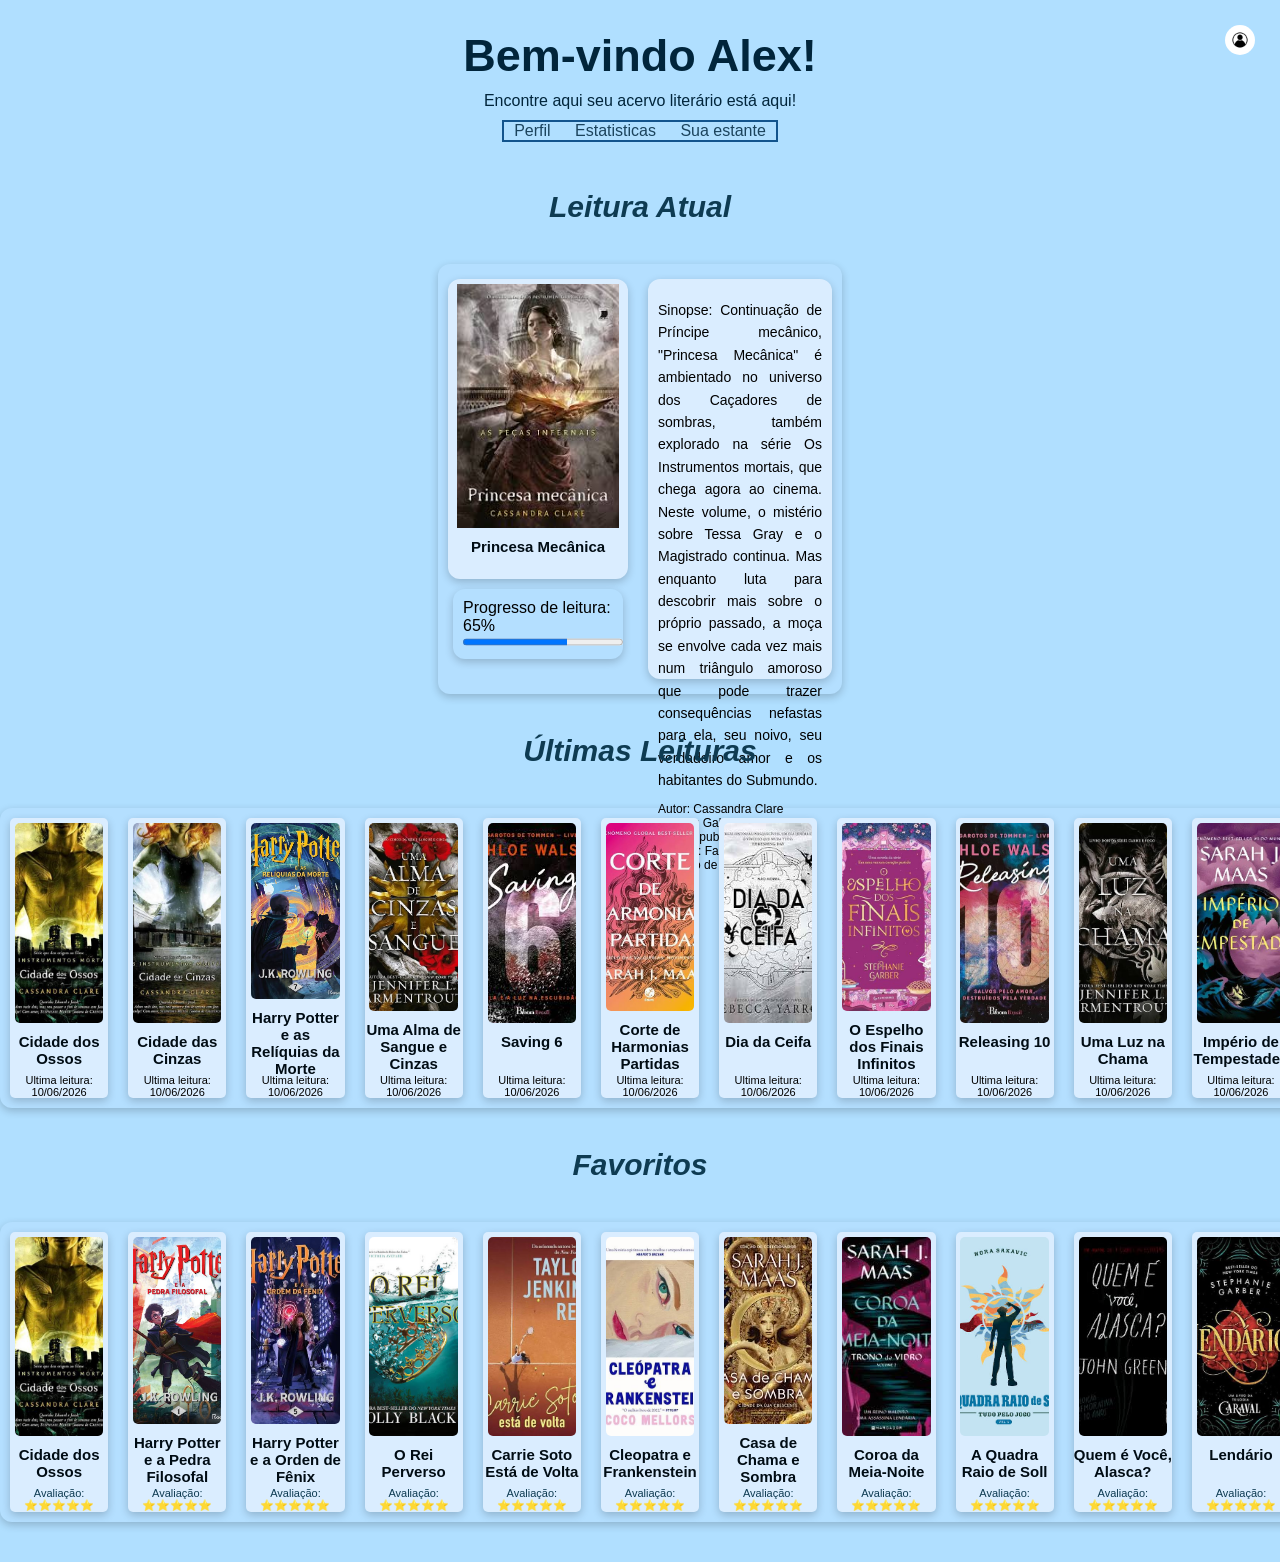
<file: index.html>
<!DOCTYPE html>
<html lang="pt-br">
<head>
    <meta charset="UTF-8">
    <meta name="viewport" content="width=device-width, initial-scale=1.0">
    <title>Primeiro Site</title>
    <link rel="stylesheet" href="style.css">
</head>
<body id="body-inicio">
    <header id="header-inicio">
        <h1 id="titulo">Bem-vindo Alex!</h1>
        <p id="sub">Encontre aqui seu acervo literário está aqui!</p>

        <nav>
            <a href="perfil.html">Perfil</a>
            <a href="estatisticas.html">Estatisticas</a>
            <a href="estante.html">Sua estante</a>
        </nav>

       <div>
            <a href="perfil.html" id="perfil-link"> 
                <img src="Imagens/Signos/Perfil.jpg" id="perfil">
            </a>
       </div>

    </header>

    <p>
        <h2 id="ultimas-leituras" >Leitura Atual</h2>
    </p>

    <section class="leitura-atual">
<div class="lado-esquerdo">

    <article class="moldura-atual">
        <img src="Imagens/Pecas3.jpg" alt="" class="img-atual">
        <h1 class="titulo-historico">Princesa Mecânica</h1>
    </article>

    <article id="porcentagem">
        <p>Progresso de leitura: 65%</p>
        <progress value="65" max="100" class="barra-progresso"></progress>
    </article>

</div>




            <article id="informacao-atual">
                <p class="sinopse-leitura">Sinopse: Continuação de Príncipe mecânico, "Princesa Mecânica" é ambientado no universo dos Caçadores de sombras, também explorado na série Os Instrumentos mortais, que chega agora ao cinema. Neste volume, o mistério sobre Tessa Gray e o Magistrado continua. Mas enquanto luta para descobrir mais sobre o próprio passado, a moça se envolve cada vez mais num triângulo amoroso que pode trazer consequências nefastas para ela, seu noivo, seu verdadeiro amor e os habitantes do Submundo.</p>
                <p class="ultima-att">Autor: Cassandra Clare</p>
                <p class="ultima-att">Editora: Galera Record</p>
                <p class="ultima-att">Ano de publicação: 2014</p>
                <p class="ultima-att">Gênero: Fantasia</p>
                <p class="ultima-att">Número de páginas: 464</p>
            </article>
    </section>
    
    <p>
        <h2 id="ultimas-leituras" >Últimas Leituras</h2>
    </p>


    <section class="historico">
            <article class="moldura-historico">
                <img src="Imagens/Cidades1.jpg" alt="" class="img-historico">
                <h1 class="titulo-historico">Cidade dos Ossos</h1>
                <a class="ultima-leitura"> Ultima leitura: 10/06/2026  </a>
            </article>

            <article class="moldura-historico">
                <img src="Imagens/Cidades2.jpg" alt="" class="img-historico">
                <h1 class="titulo-historico">Cidade das Cinzas</h1>
                <a class="ultima-leitura"> Ultima leitura: 10/06/2026  </a>
            </article>


            <article class="moldura-historico">
                <img src="Imagens/Harry7.jpg" alt="" class="img-historico">
                <h1 class="titulo-historico">Harry Potter e as Relíquias da Morte</h1>
                <a class="ultima-leitura"> Ultima leitura: 10/06/2026  </a>
            </article>

            <article class="moldura-historico">
                <img src="Imagens/Churrasco5.jpg" alt="" class="img-historico">
                <h1 class="titulo-historico">Uma Alma de Sangue e Cinzas</h1>
                <a class="ultima-leitura"> Ultima leitura: 10/06/2026  </a>
            </article>


            <article class="moldura-historico">
                <img src="Imagens/saving.jpg" alt="" class="img-historico">
                <h1 class="titulo-historico">Saving 6</h1>
                <a class="ultima-leitura"> Ultima leitura: 10/06/2026  </a>
            </article>

            <article class="moldura-historico">
                <img src="Imagens/Acotar6.jpg" alt="" class="img-historico">
                <h1 class="titulo-historico">Corte de Harmonias Partidas</h1>
                <a class="ultima-leitura"> Ultima leitura: 10/06/2026  </a>
            </article>

            <article class="moldura-historico">
                <img src="Imagens/dia_da_ceifa.jpg" alt="" class="img-historico">
                <h1 class="titulo-historico">Dia da Ceifa</h1>
                <a class="ultima-leitura"> Ultima leitura: 10/06/2026  </a>
            </article>


            <article class="moldura-historico">
                <img src="Imagens/coracaoP4.jpg" alt="" class="img-historico">
                <h1 class="titulo-historico">O Espelho dos Finais Infinitos</h1>
                <a class="ultima-leitura"> Ultima leitura: 10/06/2026  </a>
            </article>

            <article class="moldura-historico">
                <img src="Imagens/releasing.jpg" alt="" class="img-historico">
                <h1 class="titulo-historico">Releasing 10</h1>
                <a class="ultima-leitura"> Ultima leitura: 10/06/2026  </a>
            </article>


            <article class="moldura-historico">
                <img src="Imagens/Sera2.jpg" alt="" class="img-historico">
                <h1 class="titulo-historico">Uma Luz na Chama</h1>
                <a class="ultima-leitura"> Ultima leitura: 10/06/2026  </a>
            </article>

            <article class="moldura-historico">
                <img src="Imagens/tog5.jpg" alt="" class="img-historico">
                <h1 class="titulo-historico">Império de Tempestades</h1>
                <a class="ultima-leitura"> Ultima leitura: 10/06/2026  </a>
            </article>

    </section>


    <p>
        <h2 id="ultimas-leituras" >Favoritos</h2>
    </p>

    <section class="historico">
            <article class="moldura-historico">
                <img src="Imagens/Cidades1.jpg" alt="" class="img-historico">
                <h1 class="titulo-historico">Cidade dos Ossos</h1>
                <a class="ultima-avaliacao"> Avaliação: ⭐⭐⭐⭐⭐ </a>
            </article>

            <article class="moldura-historico">
                <img src="Imagens/Harry1.jpg" alt="" class="img-historico">
                <h1 class="titulo-historico">Harry Potter e a Pedra Filosofal</h1>
                <a class="ultima-avaliacao"> Avaliação: ⭐⭐⭐⭐⭐ </a>
            </article>


            <article class="moldura-historico">
                <img src="Imagens/Harry5.jpg" alt="" class="img-historico">
                <h1 class="titulo-historico">Harry Potter e a Orden de Fênix</h1>
                <a class="ultima-avaliacao"> Avaliação: ⭐⭐⭐⭐⭐ </a>
            </article>

            <article class="moldura-historico">
                <img src="Imagens/cardan2.jpg" alt="" class="img-historico">
                <h1 class="titulo-historico">O Rei Perverso</h1>
                <a class="ultima-avaliacao"> Avaliação: ⭐⭐⭐⭐⭐ </a>
            </article>


            <article class="moldura-historico">
                <img src="Imagens/tjr4.jpg" alt="" class="img-historico">
                <h1 class="titulo-historico">Carrie Soto Está de Volta</h1>
                <a class="ultima-avaliacao"> Avaliação: ⭐⭐⭐⭐⭐ </a>
            </article>

            <article class="moldura-historico">
                <img src="Imagens/coco2.jpg" alt="" class="img-historico">
                <h1 class="titulo-historico">Cleopatra e Frankenstein</h1>
                <a class="ultima-avaliacao"> Avaliação: ⭐⭐⭐⭐⭐ </a>
            </article>

            <article class="moldura-historico">
                <img src="Imagens/CCity3.jpg" alt="" class="img-historico">
                <h1 class="titulo-historico">Casa de Chama e Sombra</h1>
                <a class="ultima-avaliacao"> Avaliação: ⭐⭐⭐⭐⭐ </a>
            </article>


            <article class="moldura-historico">
                <img src="Imagens/tog2.jpg" alt="" class="img-historico">
                <h1 class="titulo-historico">Coroa da Meia-Noite</h1>
                <a class="ultima-avaliacao"> Avaliação: ⭐⭐⭐⭐⭐ </a>
            </article>

            <article class="moldura-historico">
                <img src="Imagens/raposas4.jpg" alt="" class="img-historico">
                <h1 class="titulo-historico">A Quadra Raio de Soll</h1>
                <a class="ultima-avaliacao">Avaliação: ⭐⭐⭐⭐⭐  </a>
            </article>


            <article class="moldura-historico">
                <img src="Imagens/green5.jpg" alt="" class="img-historico">
                <h1 class="titulo-historico">Quem é Você, Alasca?</h1>
                <a class="ultima-avaliacao">Avaliação: ⭐⭐⭐⭐⭐  </a>
            </article>

            <article class="moldura-historico">
                <img src="Imagens/lendario.jpg" alt="" class="img-historico">
                <h1 class="titulo-historico">Lendário</h1>
                <a class="ultima-avaliacao"> Avaliação: ⭐⭐⭐⭐⭐ </a>
            </article>

    </section>



</body>
</html>
</file>
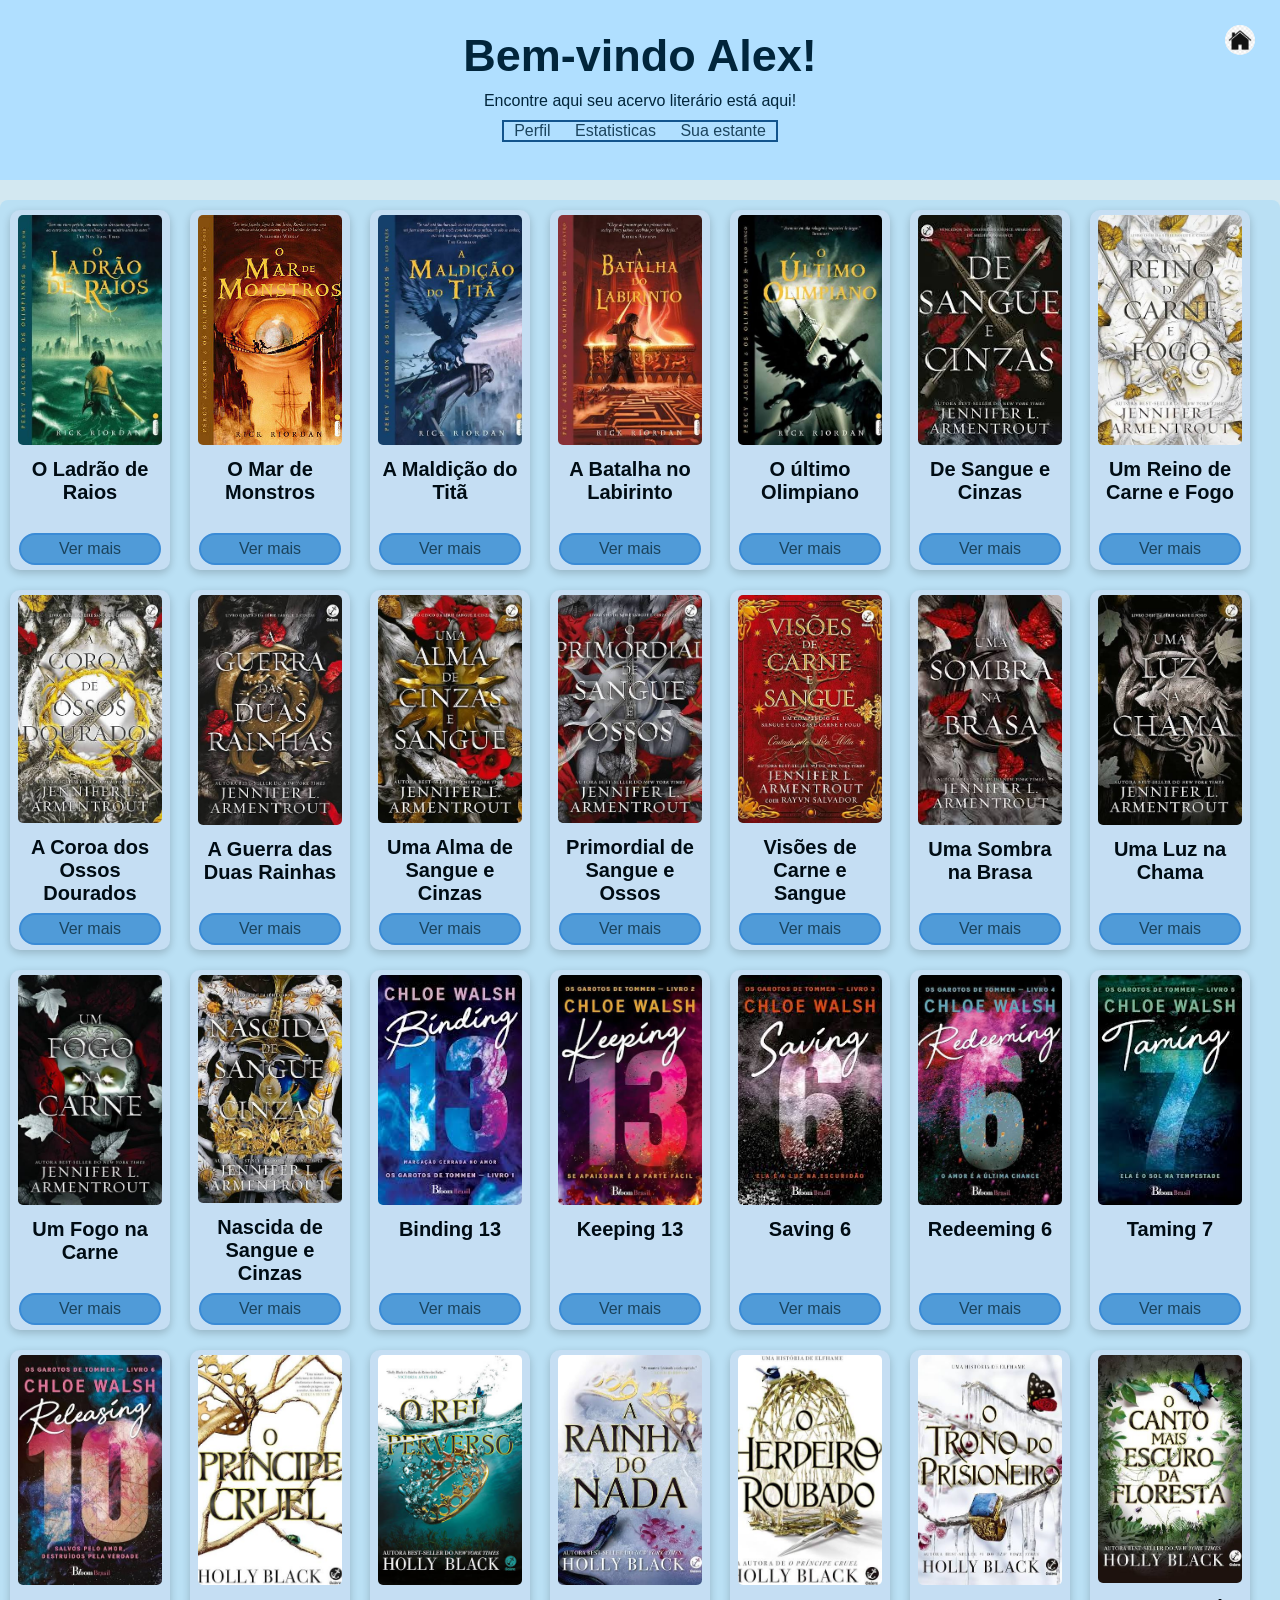
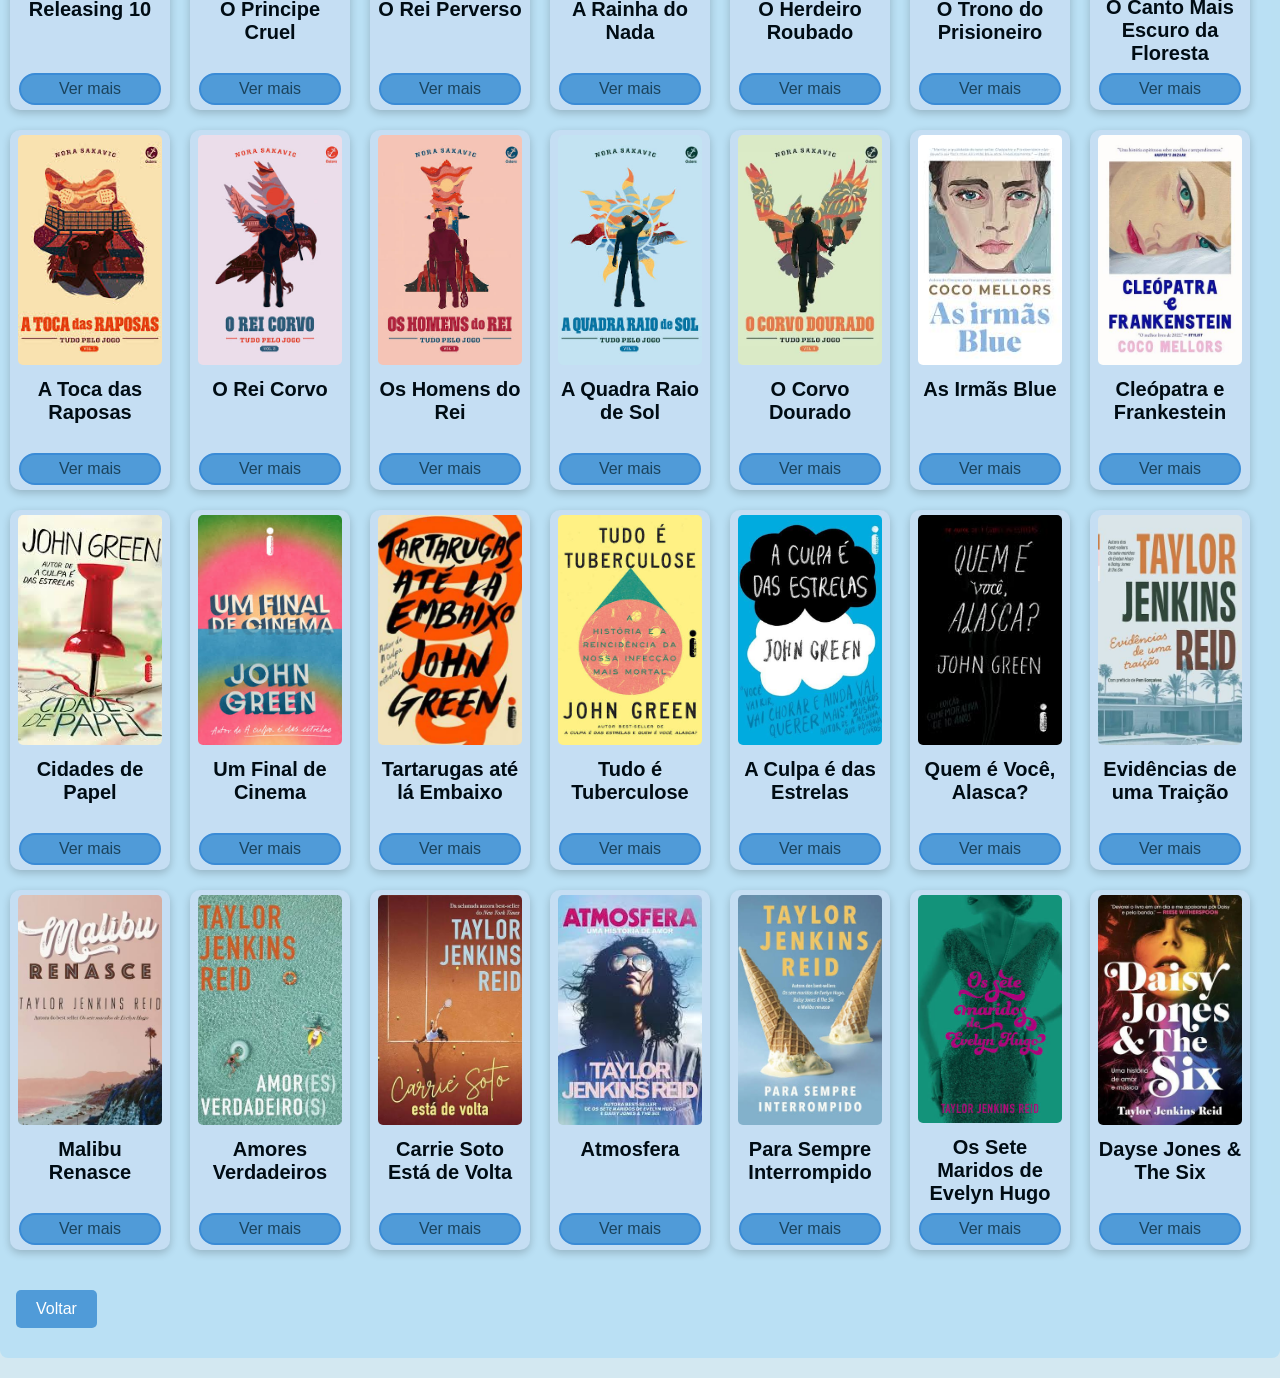
<file: estante2.html>
<!DOCTYPE html>
<html lang="pt-br">
<head>
    <meta charset="UTF-8">
    <meta name="viewport" content="width=device-width, initial-scale=1.0">
    <title>Primeiro Site</title>
    <link rel="stylesheet" href="style.css">
</head>
<body>
    <header>
        <h1 id="titulo">Bem-vindo Alex!</h1>
        <p id="sub">Encontre aqui seu acervo literário está aqui!</p>

        <nav>
            <a href="perfil.html">Perfil</a>
            <a href="estatisticas.html">Estatisticas</a>
            <a href="estante.html">Sua estante</a>
        </nav>

           <div>
            <a href="index.html" id="perfil-link"> 
                <img src="Imagens/Signos/home.png" id="perfil">
            </a>
       </div>

    </header>


    <main>
        <section>

            
            <article>
                <img src="Imagens/percy1.jpg" alt="" class="img-card">
                <h1 class="titulo-card">O Ladrão de Raios</h1>
                <a href="h1.html" class="botao-card">Ver mais</a>
            </article>


            <article>
                <img src="Imagens/percy2.jpg" alt="" class="img-card">
                <h1 class="titulo-card">O Mar de Monstros</h1>
                <a href="" class="botao-card">Ver mais</a>
            </article>

            <article>
                <img src="Imagens/percy3.jpg" alt="" class="img-card">
                <h1 class="titulo-card">A Maldição do Titã</h1>
                <a href="" class="botao-card">Ver mais</a>
            </article>

            <article>
                <img src="Imagens/percy4.jpg" alt="" class="img-card">
                <h1 class="titulo-card">A Batalha no Labirinto</h1>
                <a href="" class="botao-card">Ver mais</a>
            </article>

            <article>
                <img src="Imagens/percy5.jpg" alt="" class="img-card">
                <h1 class="titulo-card">O último Olimpiano</h1>
                <a href="" class="botao-card">Ver mais</a>
            </article>

            <article>
                <img src="Imagens/Churrasco1.jpg" alt="" class="img-card">
                <h1 class="titulo-card">De Sangue e Cinzas</h1>
                <a href="" class="botao-card">Ver mais</a>
            </article>

            <article>
                <img src="Imagens/Churrasco2.jpg" alt="" class="img-card">
                <h1 class="titulo-card">Um Reino de Carne e Fogo</h1>
                <a href="" class="botao-card">Ver mais</a>
            </article>
            
            <article>
                <img src="Imagens/Churrasco3.jpg" alt="" class="img-card">
                <h1 class="titulo-card">A Coroa dos Ossos Dourados</h1>
                <a href="" class="botao-card">Ver mais</a>
            </article>

            <article>
                <img src="Imagens/Churrasco4.jpg" alt="" class="img-card">
                <h1 class="titulo-card">A Guerra das Duas Rainhas</h1>
                <a href="" class="botao-card">Ver mais</a>
            </article>

           <article>
                <img src="Imagens/Churrasco5.jpg" alt="" class="img-card">
                <h1 class="titulo-card">Uma Alma de Sangue e Cinzas</h1>
                <a href="" class="botao-card">Ver mais</a>
            </article>

            <article>
                <img src="Imagens/Churrasco6.jpg" alt="" class="img-card">
                <h1 class="titulo-card">Primordial de Sangue e Ossos</h1>
                <a href="" class="botao-card">Ver mais</a>
            </article>

            <article>
                <img src="Imagens/Churrasco7.jpg" alt="" class="img-card">
                <h1 class="titulo-card">Visões de Carne e Sangue</h1>
                <a href="" class="botao-card">Ver mais</a>
            </article>
            <article>
                <img src="Imagens/Sera1.jpg" alt="" class="img-card">
                <h1 class="titulo-card">Uma Sombra na Brasa</h1>
                <a href="" class="botao-card">Ver mais</a>
            </article>

            <article>
                <img src="Imagens/Sera2.jpg" alt="" class="img-card">
                <h1 class="titulo-card">Uma Luz na Chama</h1>
                <a href="" class="botao-card">Ver mais</a>
            </article>

            <article>
                <img src="Imagens/Sera3.jpg" alt="" class="img-card">
                <h1 class="titulo-card">Um Fogo na Carne</h1>
                <a href="" class="botao-card">Ver mais</a>
            </article>

            <article>
                <img src="Imagens/Sera4.jpg" alt="" class="img-card">
                <h1 class="titulo-card">Nascida de Sangue e Cinzas</h1>
                <a href="" class="botao-card">Ver mais</a>
            </article>

            <article>
                <img src="Imagens/binding.jpg" alt="" class="img-card">
                <h1 class="titulo-card">Binding 13</h1>
                <a href="" class="botao-card">Ver mais</a>
            </article>

            <article>
                <img src="Imagens/keeping.jpg" alt="" class="img-card">
                <h1 class="titulo-card"> Keeping 13</h1>
                <a href="" class="botao-card">Ver mais</a>
            </article>

            <article>
                <img src="Imagens/saving.jpg" alt="" class="img-card">
                <h1 class="titulo-card">Saving 6</h1>
                <a href="" class="botao-card">Ver mais</a>
            </article>

            <article>
                <img src="Imagens/redeeming.jpg" alt="" class="img-card">
                <h1 class="titulo-card">Redeeming 6</h1>
                <a href="" class="botao-card">Ver mais</a>
            </article>

            <article>
                <img src="Imagens/taming.jpg" alt="" class="img-card">
                <h1 class="titulo-card">Taming 7</h1>
                <a href="" class="botao-card">Ver mais</a>
            </article>

            <article>
                <img src="Imagens/releasing.jpg" alt="" class="img-card">
                <h1 class="titulo-card">Releasing 10</h1>
                <a href="" class="botao-card">Ver mais</a>
            </article>

            <article>
                <img src="Imagens/cardan1.jpg" alt="" class="img-card">
                <h1 class="titulo-card">O Principe Cruel</h1>
                <a href="" class="botao-card">Ver mais</a>
            </article>

            <article>
                <img src="Imagens/cardan2.jpg" alt="" class="img-card">
                <h1 class="titulo-card">O Rei Perverso</h1>
                <a href="" class="botao-card">Ver mais</a>
            </article>

            <article>
                <img src="Imagens/cardan3.jpg" alt="" class="img-card">
                <h1 class="titulo-card">A Rainha do Nada</h1>
                <a href="" class="botao-card">Ver mais</a>
            </article>

            <article>
                <img src="Imagens/cardan4.jpg" alt="" class="img-card">
                <h1 class="titulo-card">O Herdeiro Roubado</h1>
                <a href="" class="botao-card">Ver mais</a>
            </article>

            <article>
                <img src="Imagens/cardan5.jpg" alt="" class="img-card">
                <h1 class="titulo-card">O Trono do Prisioneiro</h1>
                <a href="" class="botao-card">Ver mais</a>
            </article>

            <article>
                <img src="Imagens/cardan6.jpg" alt="" class="img-card">
                <h1 class="titulo-card">O Canto Mais Escuro da Floresta</h1>
                <a href="" class="botao-card">Ver mais</a>
            </article>

            <article>
                <img src="Imagens/raposas1.jpg" alt="" class="img-card">
                <h1 class="titulo-card">A Toca das Raposas</h1>
                <a href="" class="botao-card">Ver mais</a>
            </article>

            <article>
                <img src="Imagens/raposas2.jpg" alt="" class="img-card">
                <h1 class="titulo-card">O Rei Corvo</h1>
                <a href="" class="botao-card">Ver mais</a>
            </article>

            <article>
                <img src="Imagens/raposas3.jpg" alt="" class="img-card">
                <h1 class="titulo-card">Os Homens do Rei</h1>
                <a href="" class="botao-card">Ver mais</a>
            </article>

            <article>
                <img src="Imagens/raposas4.jpg" alt="" class="img-card">
                <h1 class="titulo-card">A Quadra Raio de Sol</h1>
                <a href="" class="botao-card">Ver mais</a>
            </article>

            <article>
                <img src="Imagens/raposas5.jpg" alt="" class="img-card">
                <h1 class="titulo-card">O Corvo Dourado</h1>
                <a href="" class="botao-card">Ver mais</a>
            </article>

            <article>
                <img src="Imagens/coco1.jpg" alt="" class="img-card">
                <h1 class="titulo-card">As Irmãs Blue</h1>
                <a href="" class="botao-card">Ver mais</a>
            </article>

            <article>
                <img src="Imagens/coco2.jpg" alt="" class="img-card">
                <h1 class="titulo-card">Cleópatra e Frankestein</h1>
                <a href="" class="botao-card">Ver mais</a>
            </article>

            <article>
                <img src="Imagens/cidades_de_papel.jpg" alt="" class="img-card">
                <h1 class="titulo-card">Cidades de Papel</h1>
                <a href="" class="botao-card">Ver mais</a>
            </article>

            <article>
                <img src="Imagens/green1.jpg" alt="" class="img-card">
                <h1 class="titulo-card">Um Final de Cinema</h1>
                <a href="" class="botao-card">Ver mais</a>
            </article>

            <article>
                <img src="Imagens/green2.jpg" alt="" class="img-card">
                <h1 class="titulo-card">Tartarugas até lá Embaixo</h1>
                <a href="" class="botao-card">Ver mais</a>
            </article>

            <article>
                <img src="Imagens/green3.jpg" alt="" class="img-card">
                <h1 class="titulo-card">Tudo é Tuberculose</h1>
                <a href="" class="botao-card">Ver mais</a>
            </article>

            <article>
                <img src="Imagens/green4.jpg" alt="" class="img-card">
                <h1 class="titulo-card">A Culpa é das Estrelas</h1>
                <a href="" class="botao-card">Ver mais</a>
            </article>

            <article>
                <img src="Imagens/green5.jpg" alt="" class="img-card">
                <h1 class="titulo-card">Quem é Você, Alasca?</h1>
                <a href="" class="botao-card">Ver mais</a>
            </article>

            <article>
                <img src="Imagens/tjr1.jpg" alt="" class="img-card">
                <h1 class="titulo-card">Evidências de uma Traição</h1>
                <a href="" class="botao-card">Ver mais</a>
            </article>

            <article>
                <img src="Imagens/tjr2.jpg" alt="" class="img-card">
                <h1 class="titulo-card">Malibu Renasce</h1>
                <a href="" class="botao-card">Ver mais</a>
            </article>

            <article>
                <img src="Imagens/tjr3.jpg" alt="" class="img-card">
                <h1 class="titulo-card">Amores Verdadeiros</h1>
                <a href="" class="botao-card">Ver mais</a>
            </article>

            <article>
                <img src="Imagens/tjr4.jpg" alt="" class="img-card">
                <h1 class="titulo-card">Carrie Soto Está de Volta</h1>
                <a href="" class="botao-card">Ver mais</a>
            </article>

            <article>
                <img src="Imagens/tjr5.jpg" alt="" class="img-card">
                <h1 class="titulo-card">Atmosfera</h1>
                <a href="" class="botao-card">Ver mais</a>
            </article>

            <article>
                <img src="Imagens/tjr6.jpg" alt="" class="img-card">
                <h1 class="titulo-card">Para Sempre Interrompido</h1>
                <a href="" class="botao-card">Ver mais</a>
            </article>

            <article>
                <img src="Imagens/tjr7.jpg" alt="" class="img-card">
                <h1 class="titulo-card">Os Sete Maridos de Evelyn Hugo</h1>
                <a href="" class="botao-card">Ver mais</a>
            </article>

                <article>
                <img src="Imagens/tjr8.jpg" alt="" class="img-card">
                <h1 class="titulo-card">Dayse Jones & The Six</h1>
                <a href="" class="botao-card">Ver mais</a>
            </article>

            <a href="estante.html" class = "next_pg">Voltar</a>
        </section>
    </main>

</body>
</html>
</file>
<file: style.css>
*{
    margin: 0;
}

header{
    background-color:rgb(176, 223, 255);
    color: rgb(1, 37, 59);
    padding: 20px;
    display: flex;
    flex-direction: column;
    align-items: center;
    position: relative;
}

#titulo{
    margin: 10px 0;
    font-size: 45px;
}

nav{
    border: 2px solid rgb(18, 84, 141);
    margin-top: 10px;
}

a{
    color: rgb(27, 67, 92);
    padding: 0 10px;
    text-decoration: none;
}

a:hover{
    background-color:rgb(176, 223, 255)
}

section{
    background-color: rgba(65, 185, 255, 0.171);
    max-width:fit-content;
    margin: 20px auto;
    padding: 10px;
    border-radius: 8px;
    display: flex;
    gap: 20px;
    flex-wrap: wrap;
    justify-content: flex-start;
    align-items: flex-start;
}

.img-card{
    width: 90%;
    height: 230px;
    object-fit: cover;
    margin: 5px auto;
    border: none;
    border-radius: 5px;
}

article{
    width: 160px;
    height: 360px;
    background-color: rgb(197, 222, 243);
    display: flex;
    flex-direction: column;
    border-radius: 10px;
    box-shadow: 0 3px 8px rgba(0, 0, 0, 0.2);
    transition: 0.3s;
}

.titulo-card{
    margin: 8px 5px;
    text-align: center;
    font-size: 20px;
    color: rgb(0, 12, 20)
}

.texto-card{
    margin: 0 5px;
}

.botao-card{
    background-color: rgb(80, 155, 216);
    padding: 5px;
    width: 80%;
    margin: auto auto 5px;
    border-radius: 24px;
    text-align: center;
    border: 2px solid rgb(58, 139, 214);
}

.botao-card:hover{
    background-color: rgb(80, 155, 216);
    color: rgb(56, 101, 131);
    padding: 7px;
    width: 80%;
    border: 2px solid rgb(247, 250, 252);
    margin: auto auto 8px;
    text-align: center;
    border: none;
    transition: 0.5s;
}

body {
    background-color: #d3e8f1;
    font-family: Arial, sans-serif;
}

article:hover {
    transform: translateY(-5px);
    box-shadow: 0 8px 15px rgba(0, 0, 0, 0.3);
}






.carac {
    width: 80%;
    max-width: 1000px;
    min-height: 500px;
    background-color: rgb(197, 222, 243);
    display: flex;
    flex-direction: row;
    margin: 40px auto;
    padding: 20px;
    border-radius: 12px;
    box-shadow: 0 3px 8px rgba(0, 0, 0, 0.2);
    flex-wrap: nowrap;
}

.carac:hover {
    transform: translateY(-3px);
    box-shadow: 0 8px 15px rgba(0, 0, 0, 0.3);
    transition: 0.5s;
}

.livro-carac {
    width: 250px;
    height: 350px;
    object-fit: cover;

    border-radius: 8px;
    box-shadow: 0 3px 8px rgba(0, 0, 0, 0.2);
    margin:  5px auto;
}

.livro-carac:hover {
    transform: translateY(-5px);
    box-shadow: 0 8px 15px rgba(0, 0, 0, 0.3);
    transition: 0.5s;
}

.titulo-carac {
    text-align: center;
    font-size: 30px;
    color: rgb(0, 12, 20);
    margin: 15px 0;
}

.texto-carac {
    max-width: 800px;
    margin: 10px auto;
    font-size: 18px;
    line-height: 1.6;
    align-items: center;
    text-align: justify;
    font-family: Arial, sans-serif;
}
.titulo-carac{
    text-align: center;
    font-size: 30px;
    color: rgb(0, 12, 20);
    margin: 10px 0;
}



#proximos-livros{
    text-align: center;
}
 .next_pg{
    display: inline-block;
    margin: 20px 6px;
    padding: 10px 20px;
    background-color: rgb(80, 155, 216);
    color: white;
    text-decoration: none;
    border-radius: 5px;
    transition: background-color 0.3s ease;

 }

#perfil{
    position: absolute;
    top: 20px;
    right: 20px;
    width: 30px;
    height: 30px;
    border-radius: 50%;
    padding: 5px;
}

#perfil:hover{
    transform: scale(1.1);
    transition: transform 0.3s ease;
}


.historico{
    width: 100%;
    max-width: 100%;
    min-height: 200px;
    background-color: rgb(180, 223, 255);
    display: flex;
    flex-direction: row;
    margin: 40px auto;
    padding: 10px;
    border-radius: 12px;
    box-shadow: 0 3px 8px rgba(0, 0, 0, 0.2);
    flex-wrap: nowrap;
}

#ultimas-leituras{
    font-style: italic;
    color: rgb(14, 59, 82);
    text-align: center;
    font-size: 30px;
    margin-top: 10px;
}

.moldura-historico{
    width: 150px;
    height: 280px;
    background-color: rgb(218, 237, 255);
    display: flex;
    flex-direction: column;
    border-radius: 5px;
    box-shadow: 0 3px 8px rgba(0, 0, 0, 0.2);
}

.moldura-historico:hover {
    transform: translateY(-3px);
    box-shadow: 0 8px 15px rgba(0, 0, 0, 0.3);
}

.titulo-historico{
    text-align: center;
    font-size: 15px;
    color: rgb(0, 12, 20);
    margin: 5px 0;
    min-height: 36px;
}

.img-historico{
    width: 90%;
    height: 200px;
    object-fit: cover;
    margin: 5px auto;
    border-radius: 5px;
}

#body-inicio{
    background-color:rgb(176, 223, 255)
}

.ultima-leitura{
    align-items: center;
    text-align: center;
    font-size: 11px;
    color: rgb(0, 0, 0);
    font-family: Arial, sans-serif;
}

.ultima-att{
    align-items: left;
    font-size: 12px;
    color: rgb(0, 0, 0);
    font-family: Arial, sans-serif;
}

.ultima-avaliacao{
    text-align: center;
    font-size: 11px;
    color: rgb(14, 59, 82);
    font-family: Arial, sans-serif;
}

.botao-carac {
    display: inline-block;
    background-color: rgb(80, 155, 216);
    padding: 10px 15px;
    margin-top: 30px;
    margin-left:180px;
    border-radius: 24px;
    text-align: center;
    border: transparent;
}

.botao-carac:hover {
    background-color: rgb(80, 155, 216);
    padding: 12px 17px;
    border: 2px solid rgb(247, 250, 252);
    margin-top: 30px;
    margin-left:180px;
    text-align: center;
    border: none;
    transition: 0.3s;
}

.leitura-atual{
    width: 100%;
    max-width: 30%;
    min-height: 100px;
    background-color: rgb(180, 223, 255);
    display: flex;
    flex-direction: row;
    align-items: flex-start;
    margin: 40px auto;
    padding: 10px;
    border-radius: 12px;
    box-shadow: 0 3px 8px rgba(0, 0, 0, 0.2);
    flex-wrap: nowrap;
}

.img-atual{
    width: 90%;
    height: 250px;
    object-fit: cover;
    margin: 5px auto;
    border: none;
    align-items: center;
}

.moldura-atual{
    width: 180px;
    margin:  5px auto;
    height: 300px;
    background-color: rgb(218, 237, 255);
    display: flex;
    flex-direction: column;
    border-radius: 12px;
    box-shadow: 0 3px 8px rgba(0, 0, 0, 0.2);
}

#informacao-atual{
    width: 100%;
    width: 600px;
    height: 380px;
    background-color: rgb(218, 237, 255);
    display: flex;
    flex-direction: column;
    margin: 5px auto;
    padding: 10px;
    border-radius: 12px;
    box-shadow: 0 3px 8px rgba(0, 0, 0, 0.2);
    flex-wrap: nowrap;
}

.sinopse-leitura{
    text-align: justify;
    font-size: 14px;
    line-height: 1.6;
    align-items: center;
    display: flex;
    flex-direction: column;
    font-family: Arial, sans-serif;
    margin: 10px auto;
}



#porcentagem {
    width: 150px;
    height: 50px;
    min-height: 0;
    background-color: rgb(180, 223, 255);
    display: flex;
    flex-direction: column;
    margin: 5px auto;
    padding: 10px;
    border-radius: 12px;
    box-shadow: 0 3px 8px rgba(0, 0, 0, 0.2);
}

.lado-esquerdo {
    display: flex;
    flex-direction: column;
    align-items: center;
}

#body-estatisticas{
    background-color:rgb(147, 206, 245);
}

#title-agosto{
    text-align: center;
    font-size: 40px;
    color: rgb(19, 85, 129);
    margin: 5px 0;
    min-height: 36px;

}

#subtitle-agosto{
    text-align: center;
    
    font-size: 30px;
    color: rgb(19, 85, 129);
    margin: 5px 0;
    min-height: 36px;
}

#header-perfil{
    background-color: rgb(15, 61, 104);
    color: antiquewhite;
}

#informacao-teste{
    width: 1000px;
    margin: 5px auto;
    height:380px;
    background-color: rgb(8, 43, 77);
    display: flex;
    flex-direction: column;
    border-radius: 12px;
    box-shadow: 0 3px 8px rgba(0, 0, 0, 0.2);
    color: antiquewhite;
    text-align: justify;
}

.perfil-citacao{
    text-align: center;
    font-size: 13px;
}

.perfil-section{
    background-color: rgb(15, 61, 104);

}

#body-perfil{
    background-color: rgb(107, 139, 172);
    width: 100%;
}

#sub-sub{
    color: antiquewhite;
    font-size: 30px;
    font-family: Arial;
    text-align: center;
}

.leitura-perfil{
    width: 100%;
    max-width: 30%;
    min-height: 100px;
    background-color: rgb(15, 61, 104);
    display: flex;
    flex-direction: row;
    align-items: flex-start;
    margin: 40px auto;
    padding: 10px;
    border-radius: 12px;
    box-shadow: 0 3px 8px rgba(0, 0, 0, 0.2);
    flex-wrap: nowrap;
}

.moldura-perfil{
    background-color: rgb(8, 43, 77);
    width: 180px;
    margin:  5px auto;
    height: 300px;
    display: flex;
    flex-direction: column;
    border-radius: 12px;
    box-shadow: 0 3px 8px rgba(0, 0, 0, 0.2);
}

.titulo-perfil{
    color: antiquewhite;
    font-size: 20px;
    text-align: center;
}
</file>
